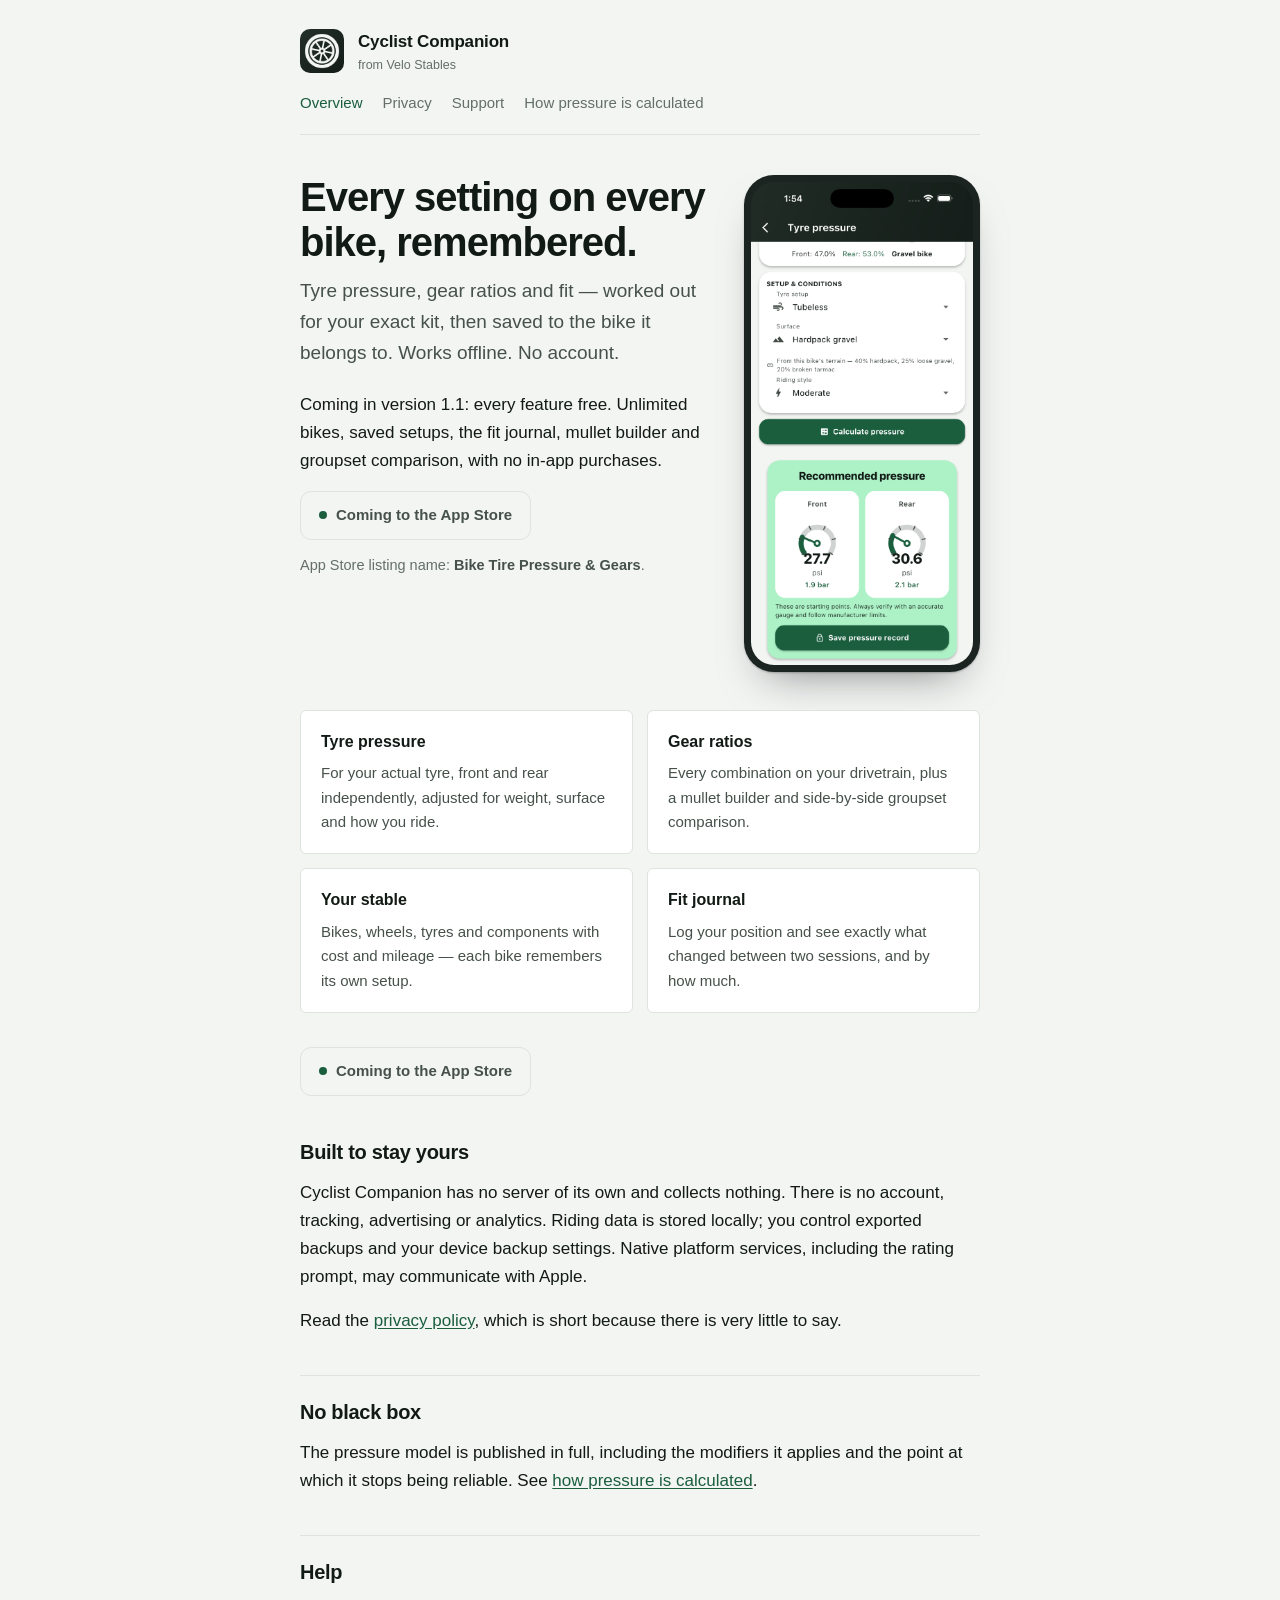
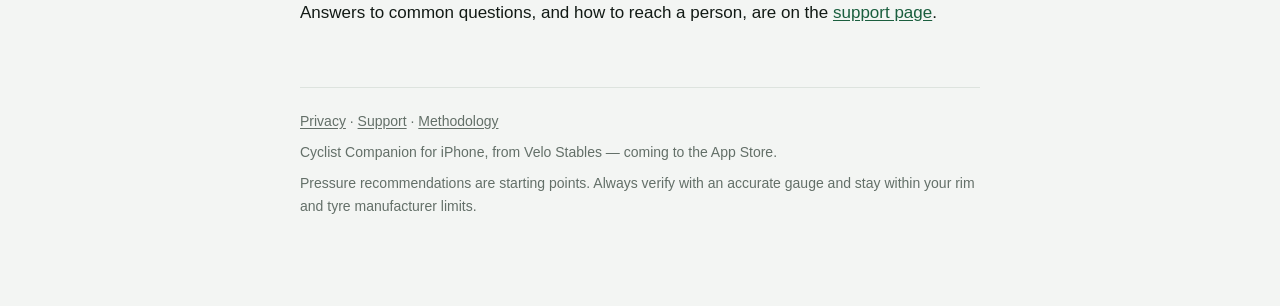
<file: index.html>
<!doctype html>
<html lang="en">
<head>
<meta charset="utf-8">
<meta name="viewport" content="width=device-width, initial-scale=1">
<title>Cyclist Companion</title>
<meta name="description" content="Tyre pressure, gear ratios, a bike garage and a fit journal. Works offline, no account required.">
<link rel="icon" href="assets/favicon.png">
<link rel="stylesheet" href="assets/style.css">
<link rel="canonical" href="https://cc.velostables.com/">
<meta name="theme-color" content="#1B2420">
<meta property="og:type" content="website">
<meta property="og:site_name" content="Cyclist Companion">
<meta property="og:title" content="Cyclist Companion — tyre pressure, gears and fit for your bikes">
<meta property="og:description" content="Tyre pressure, gear ratios and fit, worked out for your exact kit and saved to the bike it belongs to. Works offline. No account.">
<meta property="og:url" content="https://cc.velostables.com/">
<meta property="og:image" content="https://cc.velostables.com/assets/og.png">
<meta property="og:image:width" content="1200">
<meta property="og:image:height" content="630">
<meta property="og:image:alt" content="The Cyclist Companion app icon beside an iPhone showing the tyre pressure screen: 27.7 psi front, 30.6 psi rear.">
<meta name="twitter:card" content="summary_large_image">
</head>
<body>
<div class="wrap">

<header class="site">
  <img src="assets/icon.png" alt="">
  <span class="brandblock">
    <a class="home" href="./">Cyclist Companion</a>
    <span class="publisher">from Velo Stables</span>
  </span>
</header>
<nav class="site">
  <a href="./" aria-current="page">Overview</a>
  <a href="privacy/">Privacy</a>
  <a href="support/">Support</a>
  <a href="methodology/">How pressure is calculated</a>
</nav>

<div class="hero">
  <div class="hero-copy">
    <h1>Every setting on every bike, remembered.</h1>
    <p class="lede">Tyre pressure, gear ratios and fit — worked out for your
    exact kit, then saved to the bike it belongs to. Works offline. No
    account.</p>
    <p>Coming in version 1.1: every feature free. Unlimited bikes, saved setups,
    the fit journal, mullet builder and groupset comparison, with no in-app purchases.</p>
    <p class="cta">
      <!-- STORE-LINK  When the app is live, replace the span below with:
           <a class="cta-btn" href="https://apps.apple.com/app/idXXXXXXXXXX">Download on the App Store</a> -->
      <span class="cta-soon">Coming to the App Store</span>
    </p>
    <p class="aka">App Store listing name:
    <strong>Bike Tire Pressure &amp; Gears</strong>.</p>
  </div>
  <div class="hero-shot">
    <div class="device">
      <img src="assets/shot-pressure.png" width="640" height="1391"
           alt="The tyre pressure screen on an iPhone, recommending 27.7 psi
                front and 30.6 psi rear for a gravel bike on hardpack gravel.">
    </div>
  </div>
</div>

<div class="cards">
  <div class="card">
    <h3>Tyre pressure</h3>
    <p>For your actual tyre, front and rear independently, adjusted for weight,
    surface and how you ride.</p>
  </div>
  <div class="card">
    <h3>Gear ratios</h3>
    <p>Every combination on your drivetrain, plus a mullet builder and
    side-by-side groupset comparison.</p>
  </div>
  <div class="card">
    <h3>Your stable</h3>
    <p>Bikes, wheels, tyres and components with cost and mileage — each bike
    remembers its own setup.</p>
  </div>
  <div class="card">
    <h3>Fit journal</h3>
    <p>Log your position and see exactly what changed between two sessions, and
    by how much.</p>
  </div>
</div>

<p class="cta">
  <!-- STORE-LINK  Same swap as the hero. -->
  <span class="cta-soon">Coming to the App Store</span>
</p>

<h2>Built to stay yours</h2>
<p>Cyclist Companion has no server of its own and collects nothing. There is no
account, tracking, advertising or analytics. Riding data is stored locally; you
control exported backups and your device backup settings. Native platform
services, including the rating prompt, may communicate with Apple.</p>
<p>Read the <a href="privacy/">privacy policy</a>, which is short because there
is very little to say.</p>

<h2>No black box</h2>
<p>The pressure model is published in full, including the modifiers it applies
and the point at which it stops being reliable. See
<a href="methodology/">how pressure is calculated</a>.</p>

<h2>Help</h2>
<p>Answers to common questions, and how to reach a person, are on the
<a href="support/">support page</a>.</p>

<footer class="site">
  <p><a href="privacy/">Privacy</a> &middot; <a href="support/">Support</a> &middot; <a href="methodology/">Methodology</a></p>
  <!-- STORE-LINK --><p>Cyclist Companion for iPhone, from Velo Stables — coming to the App Store.</p>
  <p>Pressure recommendations are starting points. Always verify with an accurate gauge and stay within your rim and tyre manufacturer limits.</p>
</footer>

</div>
</body>
</html>
</file>
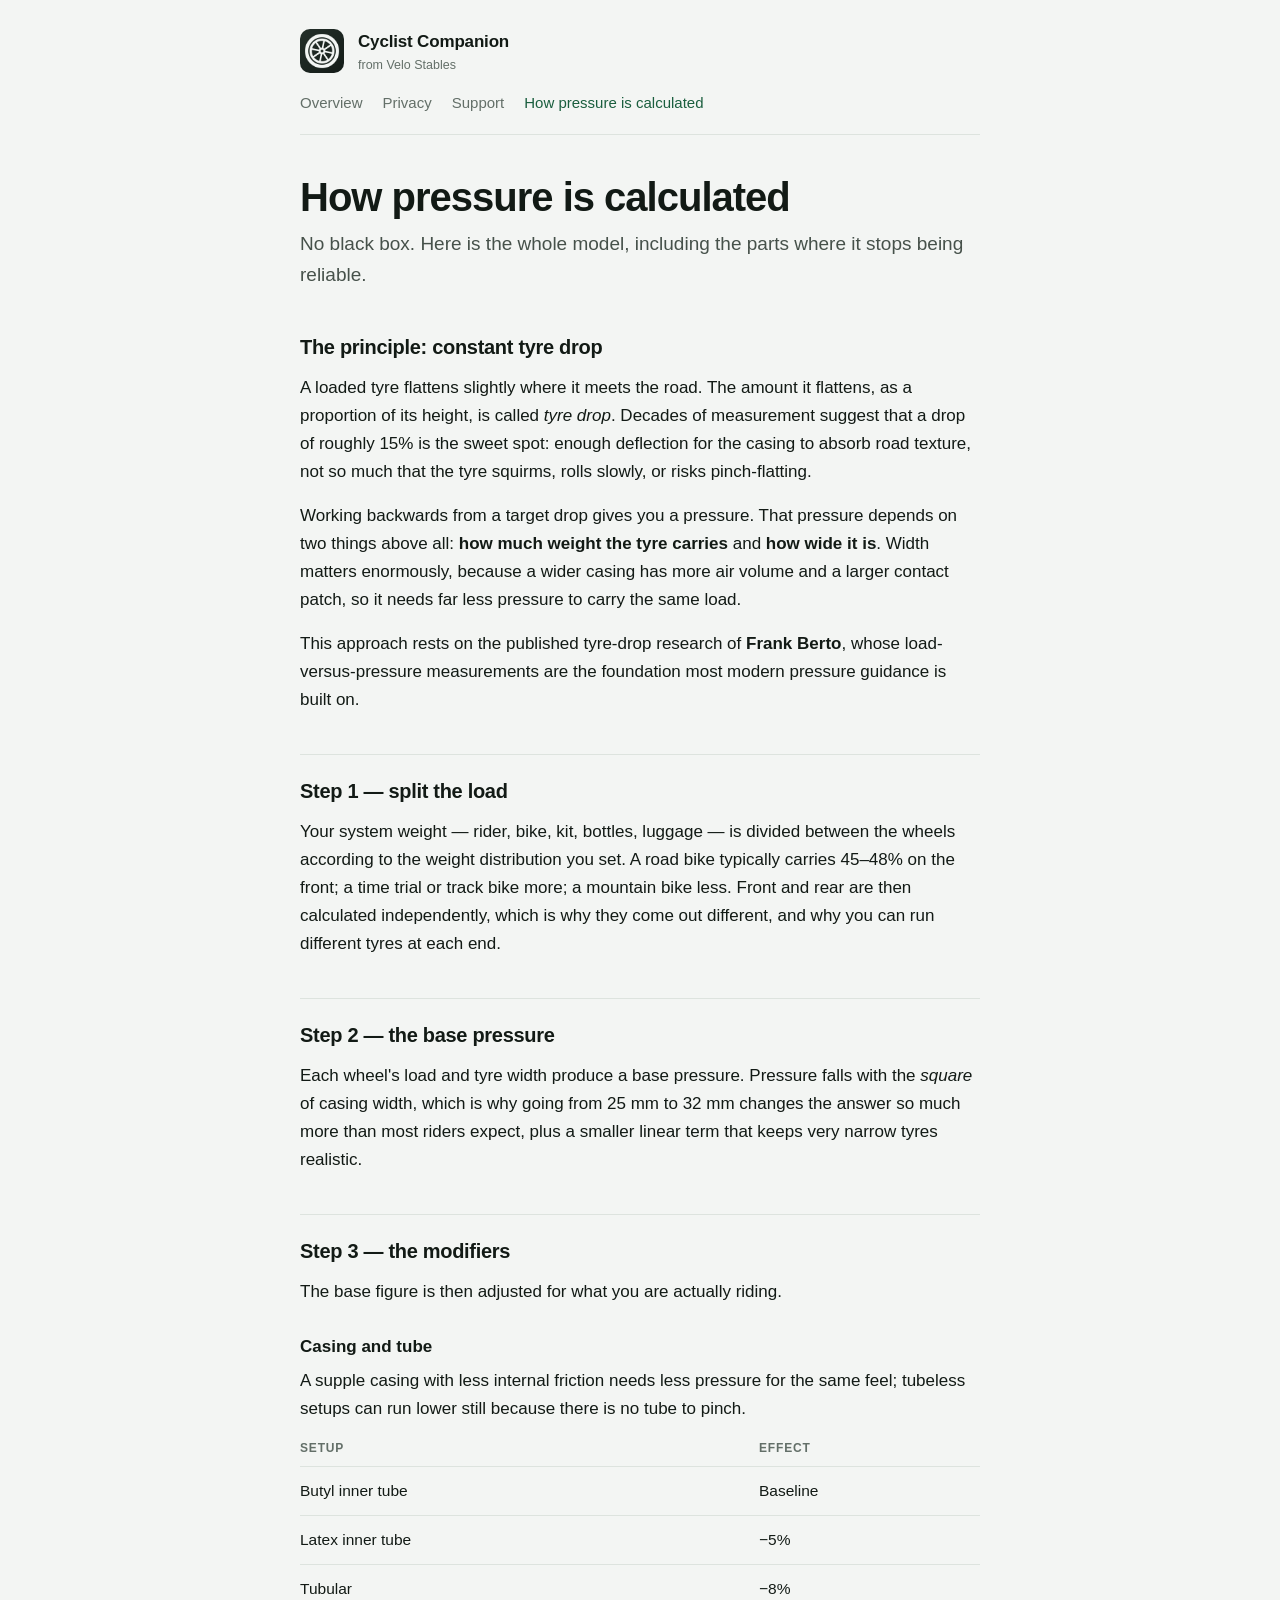
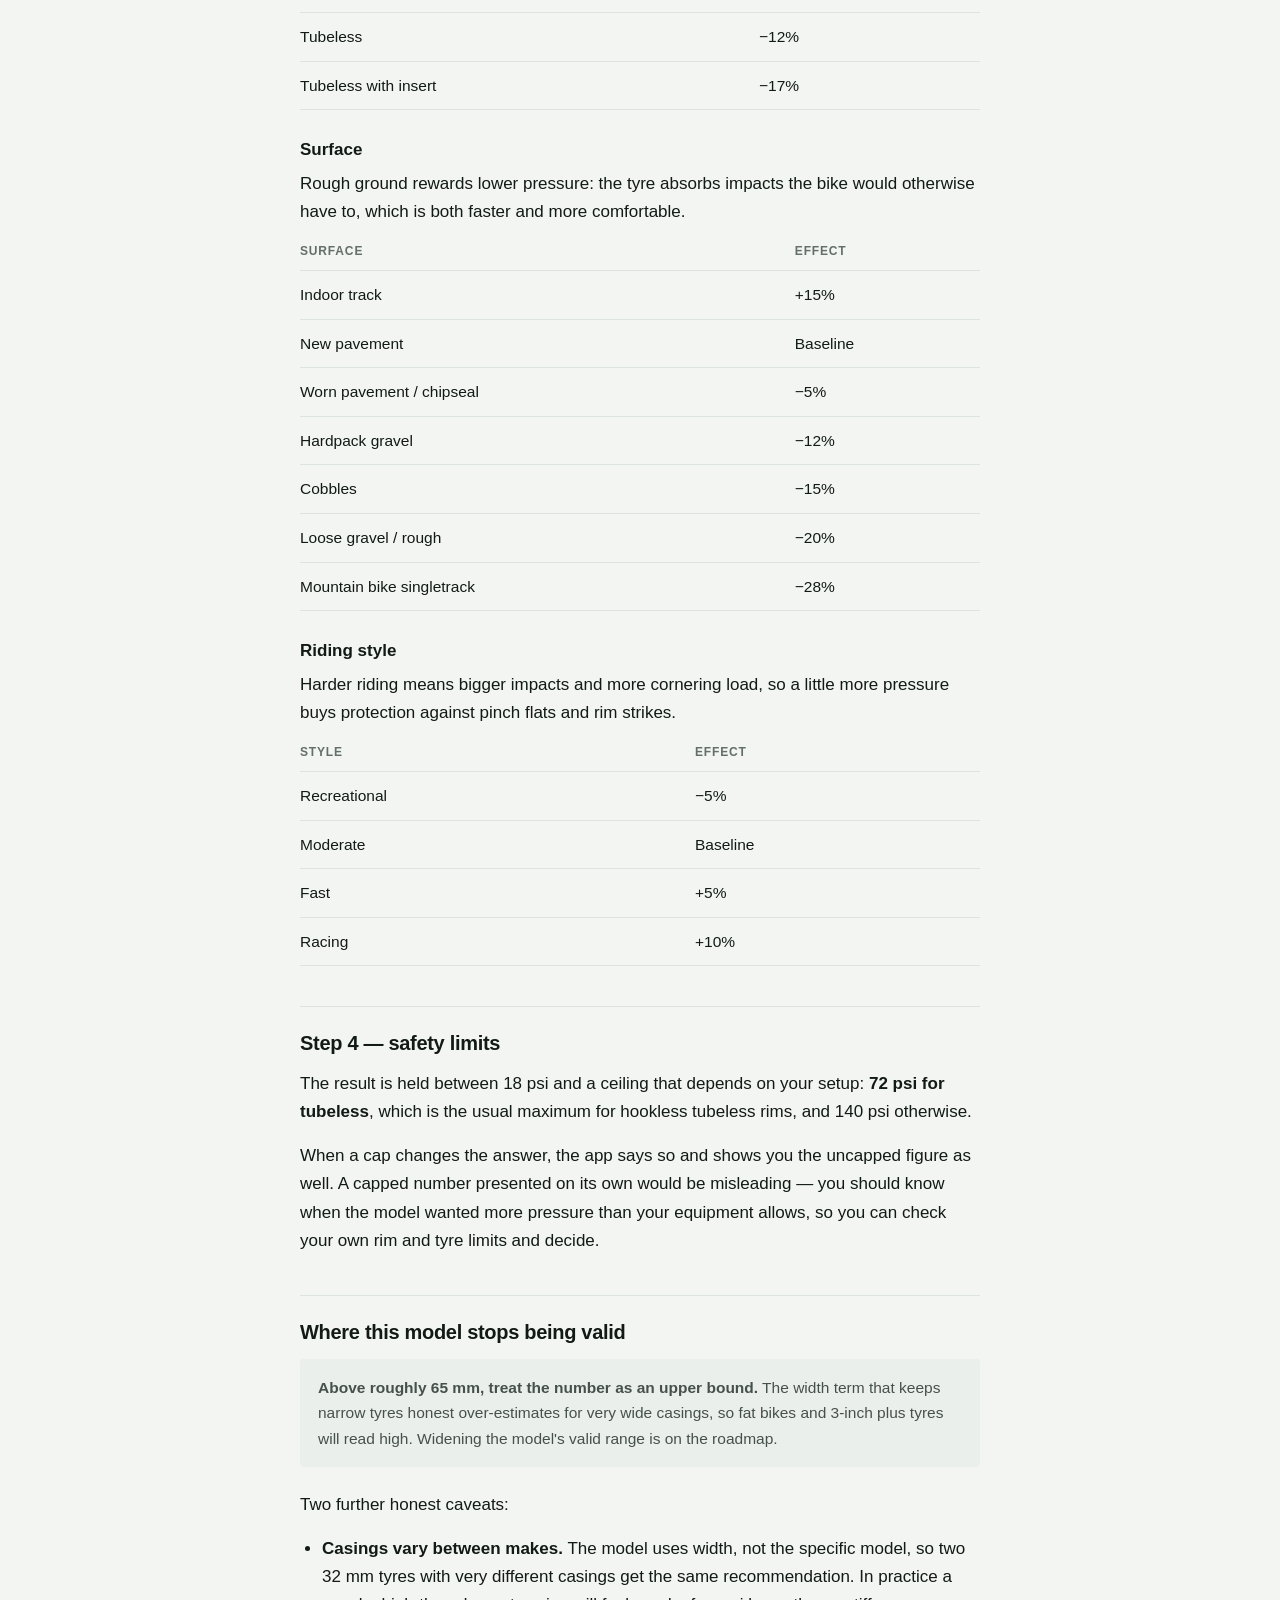
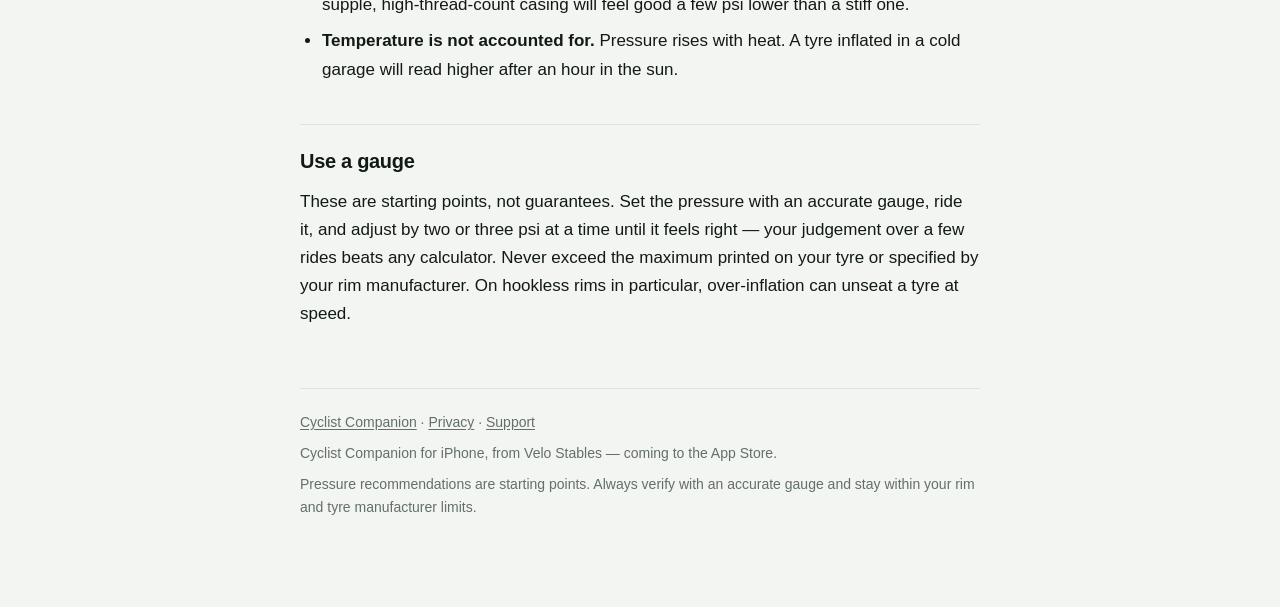
<file: methodology/index.html>
<!doctype html>
<html lang="en">
<head>
<meta charset="utf-8">
<meta name="viewport" content="width=device-width, initial-scale=1">
<title>How pressure is calculated — Cyclist Companion</title>
<meta name="description" content="The tyre pressure model behind Cyclist Companion, in full: constant tyre drop, the casing and surface modifiers, and where the model stops being valid.">
<link rel="icon" href="../assets/favicon.png">
<link rel="stylesheet" href="../assets/style.css">
<link rel="canonical" href="https://cc.velostables.com/methodology/">
<meta name="theme-color" content="#1B2420">
<meta property="og:type" content="website">
<meta property="og:site_name" content="Cyclist Companion">
<meta property="og:title" content="How pressure is calculated — Cyclist Companion">
<meta property="og:description" content="The tyre pressure model behind Cyclist Companion, in full: constant tyre drop, the modifiers, and where the model stops being valid.">
<meta property="og:url" content="https://cc.velostables.com/methodology/">
<meta property="og:image" content="https://cc.velostables.com/assets/og.png">
<meta property="og:image:width" content="1200">
<meta property="og:image:height" content="630">
<meta property="og:image:alt" content="The Cyclist Companion app icon beside an iPhone showing the tyre pressure screen: 27.7 psi front, 30.6 psi rear.">
<meta name="twitter:card" content="summary_large_image">
</head>
<body>
<div class="wrap">

<header class="site">
  <img src="../assets/icon.png" alt="">
  <span class="brandblock">
    <a class="home" href="../">Cyclist Companion</a>
    <span class="publisher">from Velo Stables</span>
  </span>
</header>
<nav class="site">
  <a href="../">Overview</a>
  <a href="../privacy/">Privacy</a>
  <a href="../support/">Support</a>
  <a href="../methodology/" aria-current="page">How pressure is calculated</a>
</nav>

<h1>How pressure is calculated</h1>
<p class="lede">No black box. Here is the whole model, including the parts where
it stops being reliable.</p>

<h2>The principle: constant tyre drop</h2>
<p>A loaded tyre flattens slightly where it meets the road. The amount it
flattens, as a proportion of its height, is called <em>tyre drop</em>. Decades
of measurement suggest that a drop of roughly 15% is the sweet spot: enough
deflection for the casing to absorb road texture, not so much that the tyre
squirms, rolls slowly, or risks pinch-flatting.</p>
<p>Working backwards from a target drop gives you a pressure. That pressure
depends on two things above all: <strong>how much weight the tyre carries</strong>
and <strong>how wide it is</strong>. Width matters enormously, because a wider
casing has more air volume and a larger contact patch, so it needs far less
pressure to carry the same load.</p>
<p>This approach rests on the published tyre-drop research of
<strong>Frank Berto</strong>, whose load-versus-pressure measurements are the
foundation most modern pressure guidance is built on.</p>

<h2>Step 1 — split the load</h2>
<p>Your system weight — rider, bike, kit, bottles, luggage — is divided between
the wheels according to the weight distribution you set. A road bike typically
carries 45&ndash;48% on the front; a time trial or track bike more; a mountain
bike less. Front and rear are then calculated independently, which is why they
come out different, and why you can run different tyres at each end.</p>

<h2>Step 2 — the base pressure</h2>
<p>Each wheel's load and tyre width produce a base pressure. Pressure falls with
the <em>square</em> of casing width, which is why going from 25 mm to 32 mm
changes the answer so much more than most riders expect, plus a smaller linear
term that keeps very narrow tyres realistic.</p>

<h2>Step 3 — the modifiers</h2>
<p>The base figure is then adjusted for what you are actually riding.</p>

<h3>Casing and tube</h3>
<p>A supple casing with less internal friction needs less pressure for the same
feel; tubeless setups can run lower still because there is no tube to pinch.</p>
<table>
  <tr><th>Setup</th><th>Effect</th></tr>
  <tr><td>Butyl inner tube</td><td>Baseline</td></tr>
  <tr><td>Latex inner tube</td><td>−5%</td></tr>
  <tr><td>Tubular</td><td>−8%</td></tr>
  <tr><td>Tubeless</td><td>−12%</td></tr>
  <tr><td>Tubeless with insert</td><td>−17%</td></tr>
</table>

<h3>Surface</h3>
<p>Rough ground rewards lower pressure: the tyre absorbs impacts the bike would
otherwise have to, which is both faster and more comfortable.</p>
<table>
  <tr><th>Surface</th><th>Effect</th></tr>
  <tr><td>Indoor track</td><td>+15%</td></tr>
  <tr><td>New pavement</td><td>Baseline</td></tr>
  <tr><td>Worn pavement / chipseal</td><td>−5%</td></tr>
  <tr><td>Hardpack gravel</td><td>−12%</td></tr>
  <tr><td>Cobbles</td><td>−15%</td></tr>
  <tr><td>Loose gravel / rough</td><td>−20%</td></tr>
  <tr><td>Mountain bike singletrack</td><td>−28%</td></tr>
</table>

<h3>Riding style</h3>
<p>Harder riding means bigger impacts and more cornering load, so a little more
pressure buys protection against pinch flats and rim strikes.</p>
<table>
  <tr><th>Style</th><th>Effect</th></tr>
  <tr><td>Recreational</td><td>−5%</td></tr>
  <tr><td>Moderate</td><td>Baseline</td></tr>
  <tr><td>Fast</td><td>+5%</td></tr>
  <tr><td>Racing</td><td>+10%</td></tr>
</table>

<h2>Step 4 — safety limits</h2>
<p>The result is held between 18 psi and a ceiling that depends on your setup:
<strong>72 psi for tubeless</strong>, which is the usual maximum for hookless
tubeless rims, and 140 psi otherwise.</p>
<p>When a cap changes the answer, the app says so and shows you the uncapped
figure as well. A capped number presented on its own would be misleading — you
should know when the model wanted more pressure than your equipment allows, so
you can check your own rim and tyre limits and decide.</p>

<h2>Where this model stops being valid</h2>
<div class="note">
  <p><strong>Above roughly 65 mm, treat the number as an upper bound.</strong>
  The width term that keeps narrow tyres honest over-estimates for very wide
  casings, so fat bikes and 3-inch plus tyres will read high. Widening the
  model's valid range is on the roadmap.</p>
</div>
<p>Two further honest caveats:</p>
<ul>
  <li><strong>Casings vary between makes.</strong> The model uses width, not the
  specific model, so two 32 mm tyres with very different casings get the same
  recommendation. In practice a supple, high-thread-count casing will feel good
  a few psi lower than a stiff one.</li>
  <li><strong>Temperature is not accounted for.</strong> Pressure rises with
  heat. A tyre inflated in a cold garage will read higher after an hour in
  the sun.</li>
</ul>

<h2>Use a gauge</h2>
<p>These are starting points, not guarantees. Set the pressure with an accurate
gauge, ride it, and adjust by two or three psi at a time until it feels right —
your judgement over a few rides beats any calculator. Never exceed the maximum
printed on your tyre or specified by your rim manufacturer. On hookless rims in
particular, over-inflation can unseat a tyre at speed.</p>

<footer class="site">
  <p><a href="../">Cyclist Companion</a> &middot; <a href="../privacy/">Privacy</a> &middot; <a href="../support/">Support</a></p>
  <!-- STORE-LINK --><p>Cyclist Companion for iPhone, from Velo Stables — coming to the App Store.</p>
  <p>Pressure recommendations are starting points. Always verify with an accurate gauge and stay within your rim and tyre manufacturer limits.</p>
</footer>

</div>
</body>
</html>
</file>
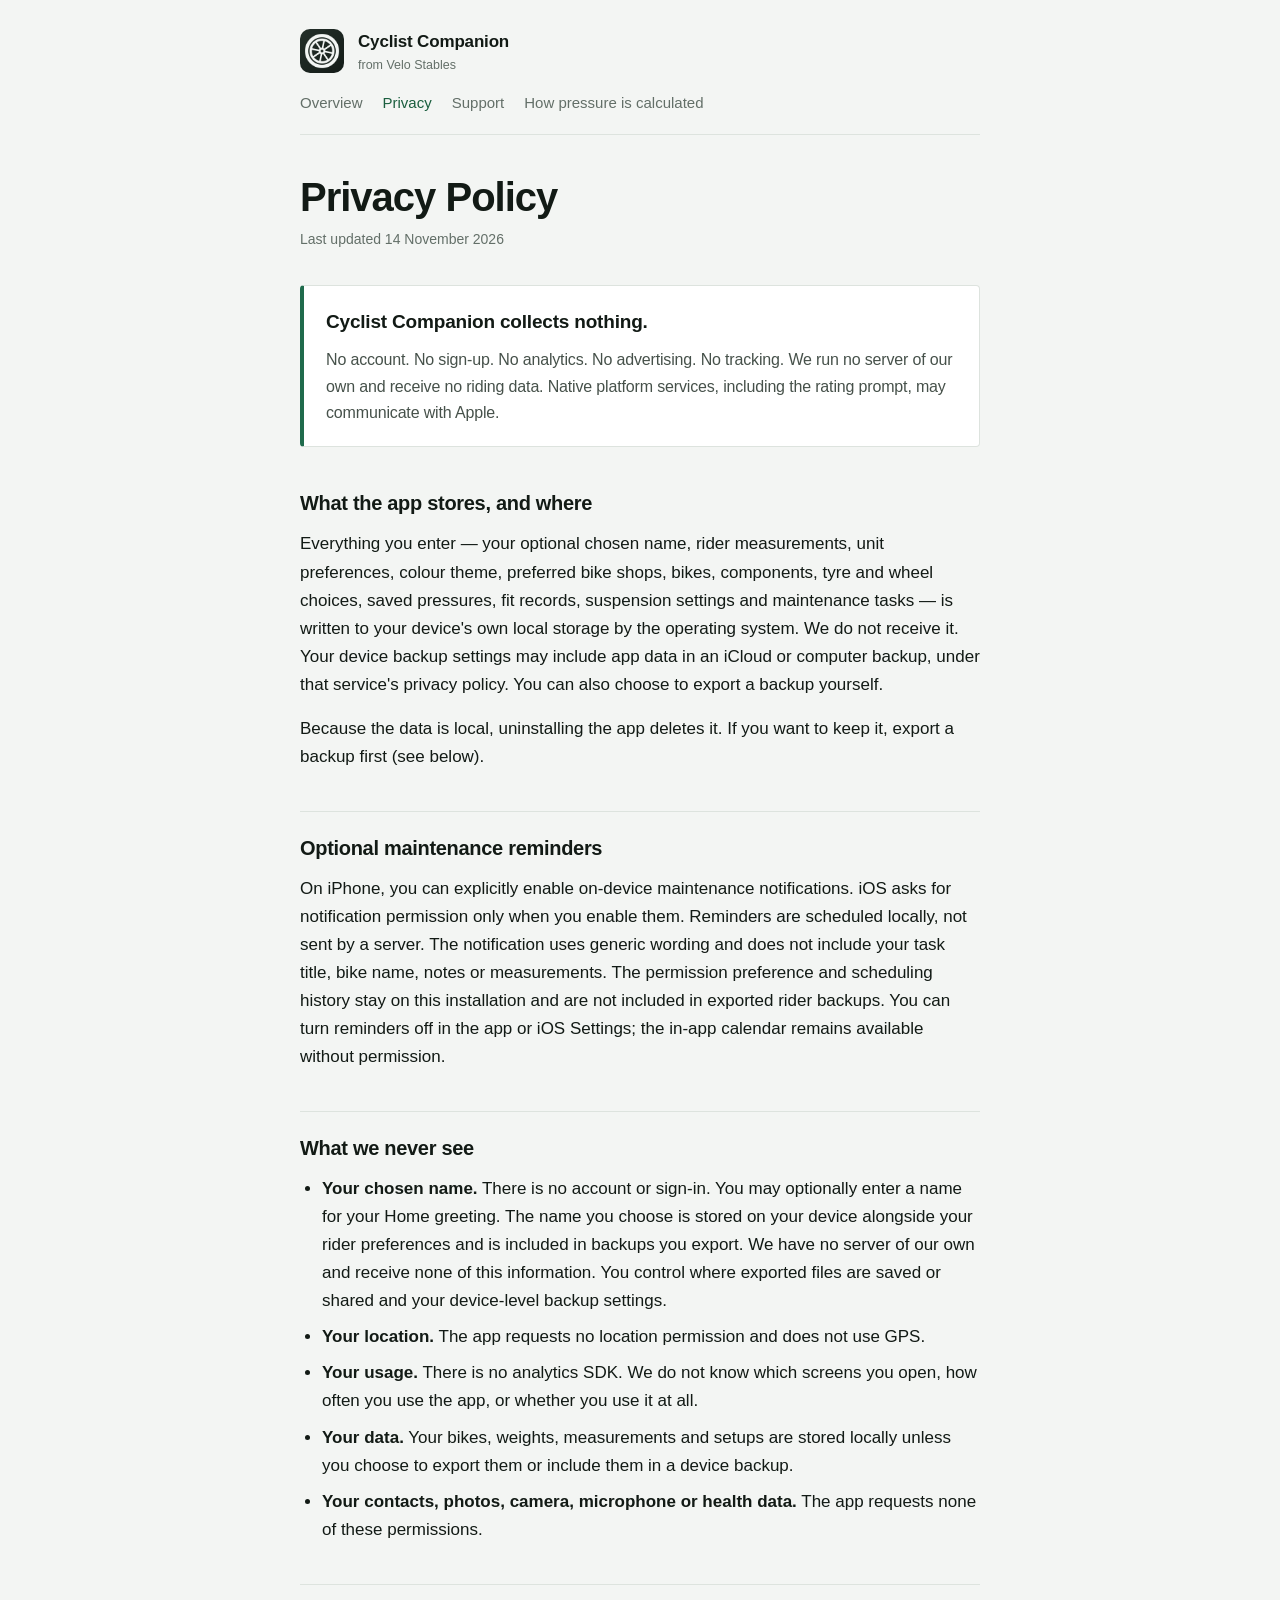
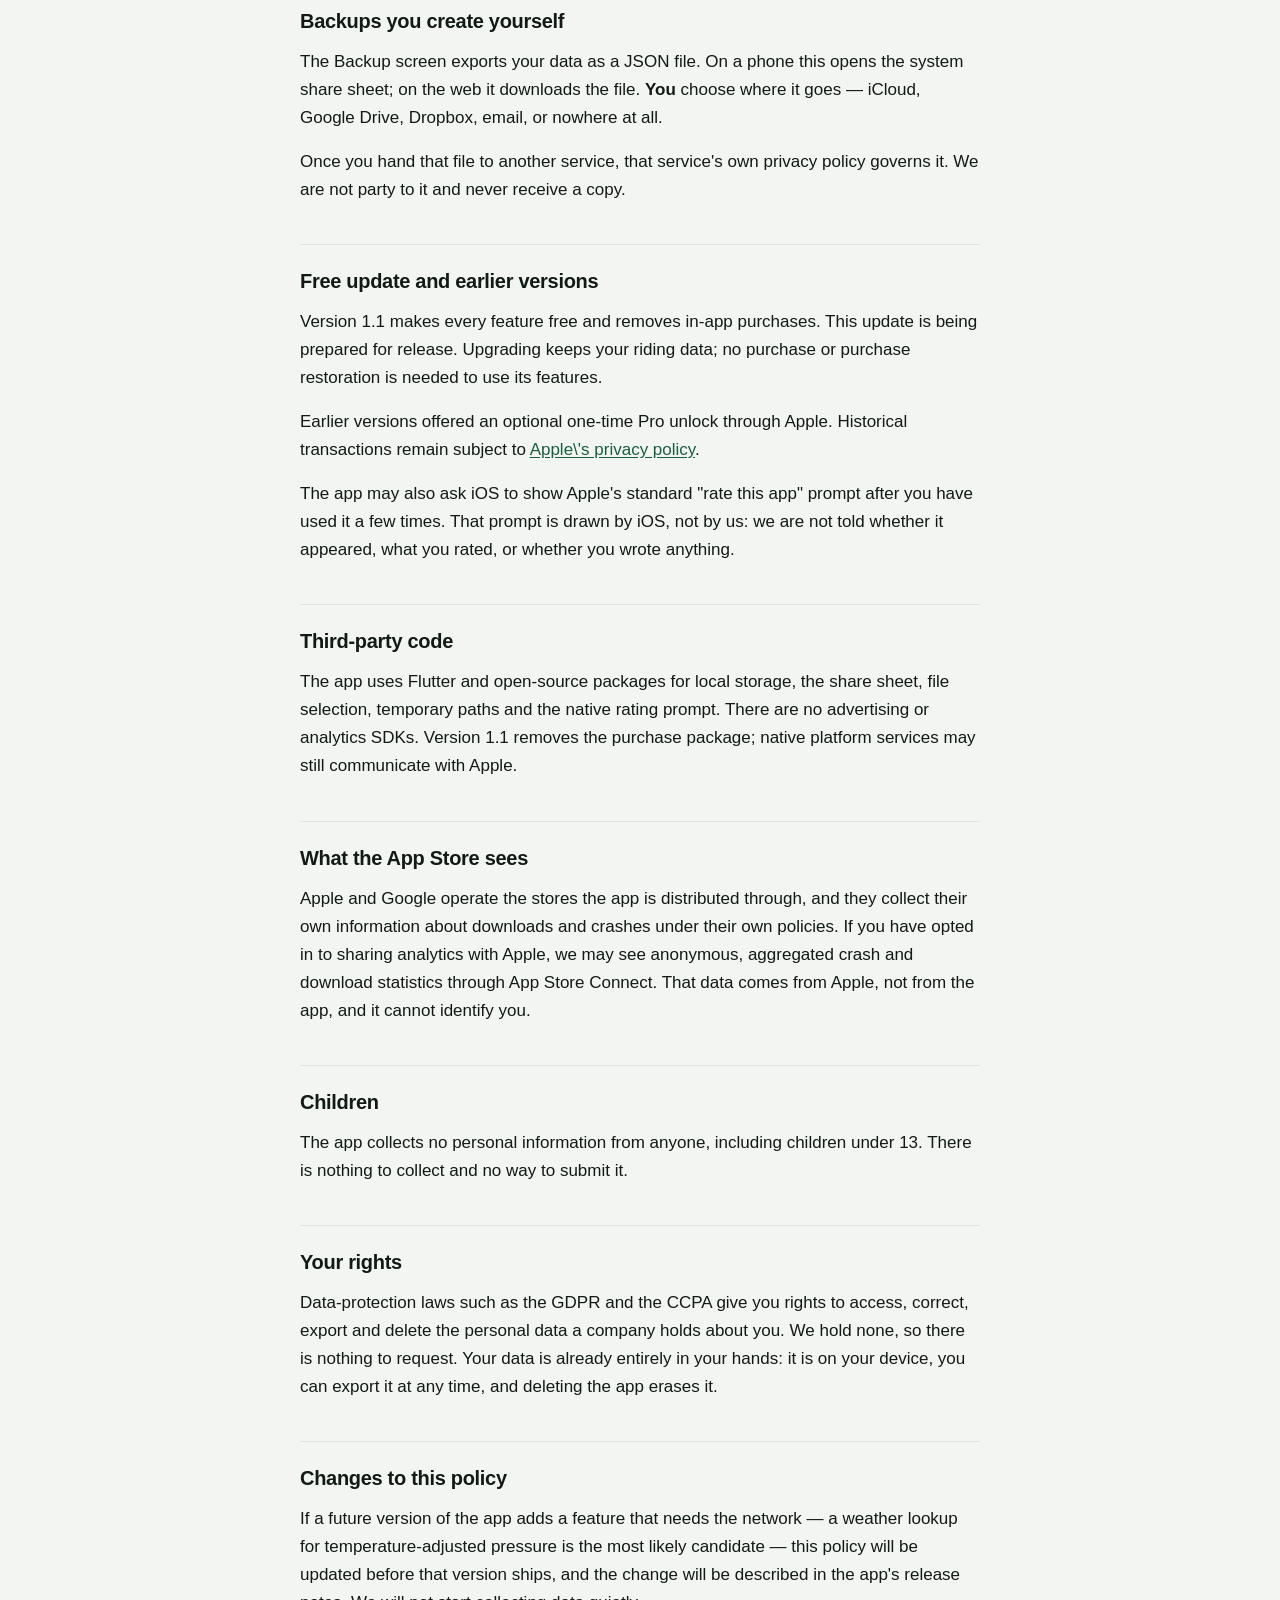
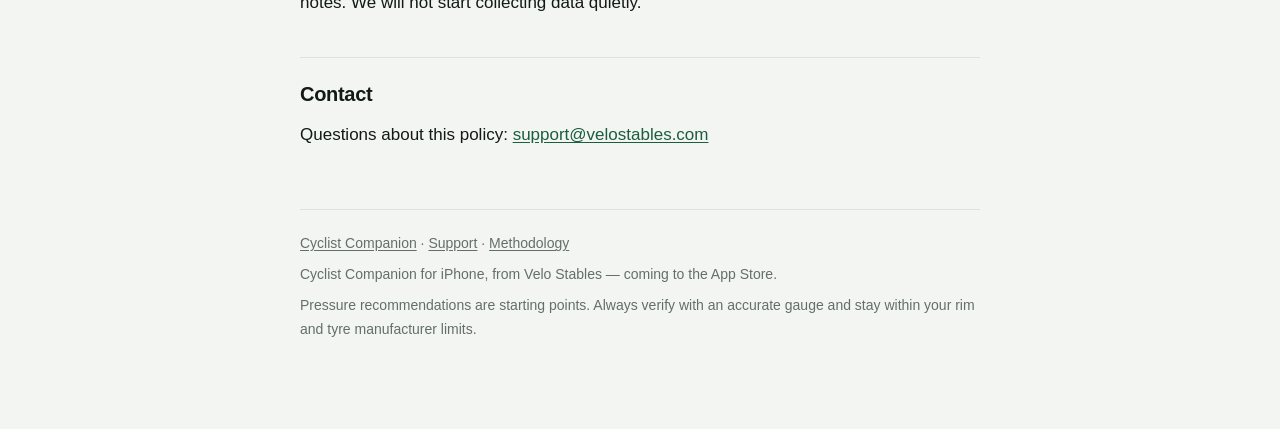
<file: privacy/index.html>
<!doctype html>
<html lang="en">
<head>
<meta charset="utf-8">
<meta name="viewport" content="width=device-width, initial-scale=1">
<title>Privacy Policy — Cyclist Companion</title>
<meta name="description" content="Cyclist Companion collects nothing. No account, analytics or tracking. Riding data is stored locally; native platform services may communicate with Apple.">
<link rel="icon" href="../assets/favicon.png">
<link rel="stylesheet" href="../assets/style.css">
<link rel="canonical" href="https://cc.velostables.com/privacy/">
<meta name="theme-color" content="#1B2420">
<meta property="og:type" content="website">
<meta property="og:site_name" content="Cyclist Companion">
<meta property="og:title" content="Privacy Policy — Cyclist Companion">
<meta property="og:description" content="Cyclist Companion collects nothing. No account, analytics or tracking. Your local data and exported backups remain under your control.">
<meta property="og:url" content="https://cc.velostables.com/privacy/">
<meta property="og:image" content="https://cc.velostables.com/assets/og.png">
<meta property="og:image:width" content="1200">
<meta property="og:image:height" content="630">
<meta property="og:image:alt" content="The Cyclist Companion app icon beside an iPhone showing the tyre pressure screen: 27.7 psi front, 30.6 psi rear.">
<meta name="twitter:card" content="summary_large_image">
</head>
<body>
<div class="wrap">

<header class="site">
  <img src="../assets/icon.png" alt="">
  <span class="brandblock">
    <a class="home" href="../">Cyclist Companion</a>
    <span class="publisher">from Velo Stables</span>
  </span>
</header>
<nav class="site">
  <a href="../">Overview</a>
  <a href="../privacy/" aria-current="page">Privacy</a>
  <a href="../support/">Support</a>
  <a href="../methodology/">How pressure is calculated</a>
</nav>

<h1>Privacy Policy</h1>
<p class="meta">Last updated 14 November 2026</p>

<div class="claim">
  <p>Cyclist Companion collects nothing.</p>
  <p>No account. No sign-up. No analytics. No advertising. No tracking. We run
  no server of our own and receive no riding data. Native platform services,
  including the rating prompt, may communicate with Apple.</p>
</div>

<h2>What the app stores, and where</h2>
<p>Everything you enter — your optional chosen name, rider measurements, unit
preferences, colour theme, preferred bike shops, bikes, components, tyre and wheel choices,
saved pressures, fit records, suspension settings and maintenance tasks — is written to your device's own local storage by the
operating system. We do not receive it. Your device backup settings may include
app data in an iCloud or computer backup, under that service's privacy policy.
You can also choose to export a backup yourself.</p>
<p>Because the data is local, uninstalling the app deletes it. If you want to
keep it, export a backup first (see below).</p>

<h2>Optional maintenance reminders</h2>
<p>On iPhone, you can explicitly enable on-device maintenance notifications.
iOS asks for notification permission only when you enable them. Reminders are
scheduled locally, not sent by a server. The notification uses generic wording
and does not include your task title, bike name, notes or measurements. The
permission preference and scheduling history stay on this installation and are
not included in exported rider backups. You can turn reminders off in the app
or iOS Settings; the in-app calendar remains available without permission.</p>

<h2>What we never see</h2>
<ul>
  <li><strong>Your chosen name.</strong> There is no account or sign-in. You may optionally enter a name for your Home greeting. The name you choose is stored on your device alongside your rider preferences and is included in backups you export. We have no server of our own and receive none of this information. You control where exported files are saved or shared and your device-level backup settings.</li>
  <li><strong>Your location.</strong> The app requests no location permission and does not use GPS.</li>
  <li><strong>Your usage.</strong> There is no analytics SDK. We do not know which screens you open, how often you use the app, or whether you use it at all.</li>
  <li><strong>Your data.</strong> Your bikes, weights, measurements and setups are stored locally unless you choose to export them or include them in a device backup.</li>
  <li><strong>Your contacts, photos, camera, microphone or health data.</strong> The app requests none of these permissions.</li>
</ul>

<h2>Backups you create yourself</h2>
<p>The Backup screen exports your data as a JSON file. On a phone this opens the
system share sheet; on the web it downloads the file. <strong>You</strong> choose
where it goes — iCloud, Google Drive, Dropbox, email, or nowhere at all.</p>
<p>Once you hand that file to another service, that service's own privacy policy
governs it. We are not party to it and never receive a copy.</p>

<h2>Free update and earlier versions</h2>
<p>Version 1.1 makes every feature free and removes in-app purchases. This update
is being prepared for release. Upgrading keeps your riding data; no purchase or
purchase restoration is needed to use its features.</p>
<p>Earlier versions offered an optional one-time Pro unlock through Apple.
Historical transactions remain subject to
<a href="https://www.apple.com/legal/privacy/">Apple\'s privacy policy</a>.</p>
<p>The app may also ask iOS to show Apple's standard "rate this app" prompt after
you have used it a few times. That prompt is drawn by iOS, not by us: we are not
told whether it appeared, what you rated, or whether you wrote anything.</p>

<h2>Third-party code</h2>
<p>The app uses Flutter and open-source packages for local storage, the share
sheet, file selection, temporary paths and the native rating prompt. There are
no advertising or analytics SDKs. Version 1.1 removes the purchase package;
native platform services may still communicate with Apple.</p>

<h2>What the App Store sees</h2>
<p>Apple and Google operate the stores the app is distributed through, and they
collect their own information about downloads and crashes under their own
policies. If you have opted in to sharing analytics with Apple, we may see
anonymous, aggregated crash and download statistics through App Store Connect.
That data comes from Apple, not from the app, and it cannot identify you.</p>

<h2>Children</h2>
<p>The app collects no personal information from anyone, including children
under 13. There is nothing to collect and no way to submit it.</p>

<h2>Your rights</h2>
<p>Data-protection laws such as the GDPR and the CCPA give you rights to access,
correct, export and delete the personal data a company holds about you. We hold
none, so there is nothing to request. Your data is already entirely in your
hands: it is on your device, you can export it at any time, and deleting the app
erases it.</p>

<h2>Changes to this policy</h2>
<p>If a future version of the app adds a feature that needs the network — a
weather lookup for temperature-adjusted pressure is the most likely candidate —
this policy will be updated before that version ships, and the change will be
described in the app's release notes. We will not start collecting data quietly.</p>

<h2>Contact</h2>
<p>Questions about this policy: <a href="mailto:support@velostables.com">support@velostables.com</a></p>

<footer class="site">
  <p><a href="../">Cyclist Companion</a> &middot; <a href="../support/">Support</a> &middot; <a href="../methodology/">Methodology</a></p>
  <!-- STORE-LINK --><p>Cyclist Companion for iPhone, from Velo Stables — coming to the App Store.</p>
  <p>Pressure recommendations are starting points. Always verify with an accurate gauge and stay within your rim and tyre manufacturer limits.</p>
</footer>

</div>
</body>
</html>
</file>
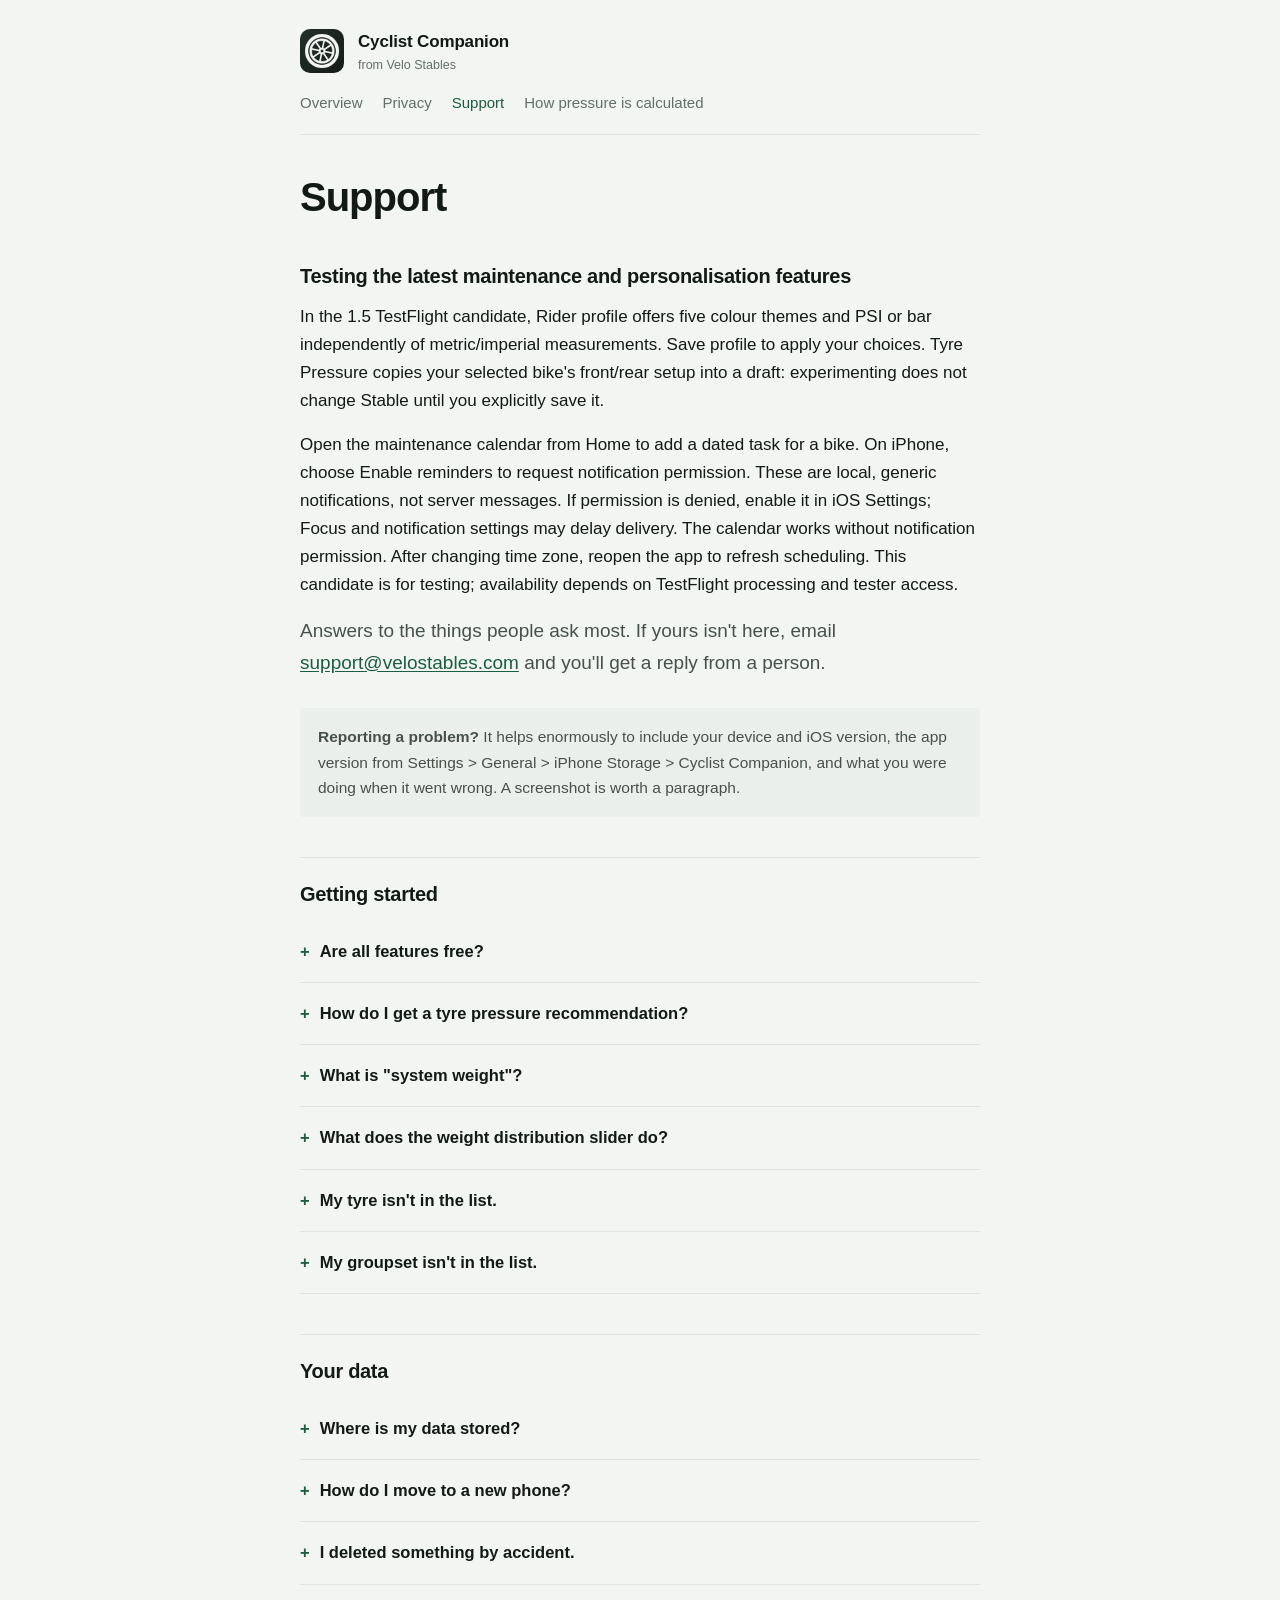
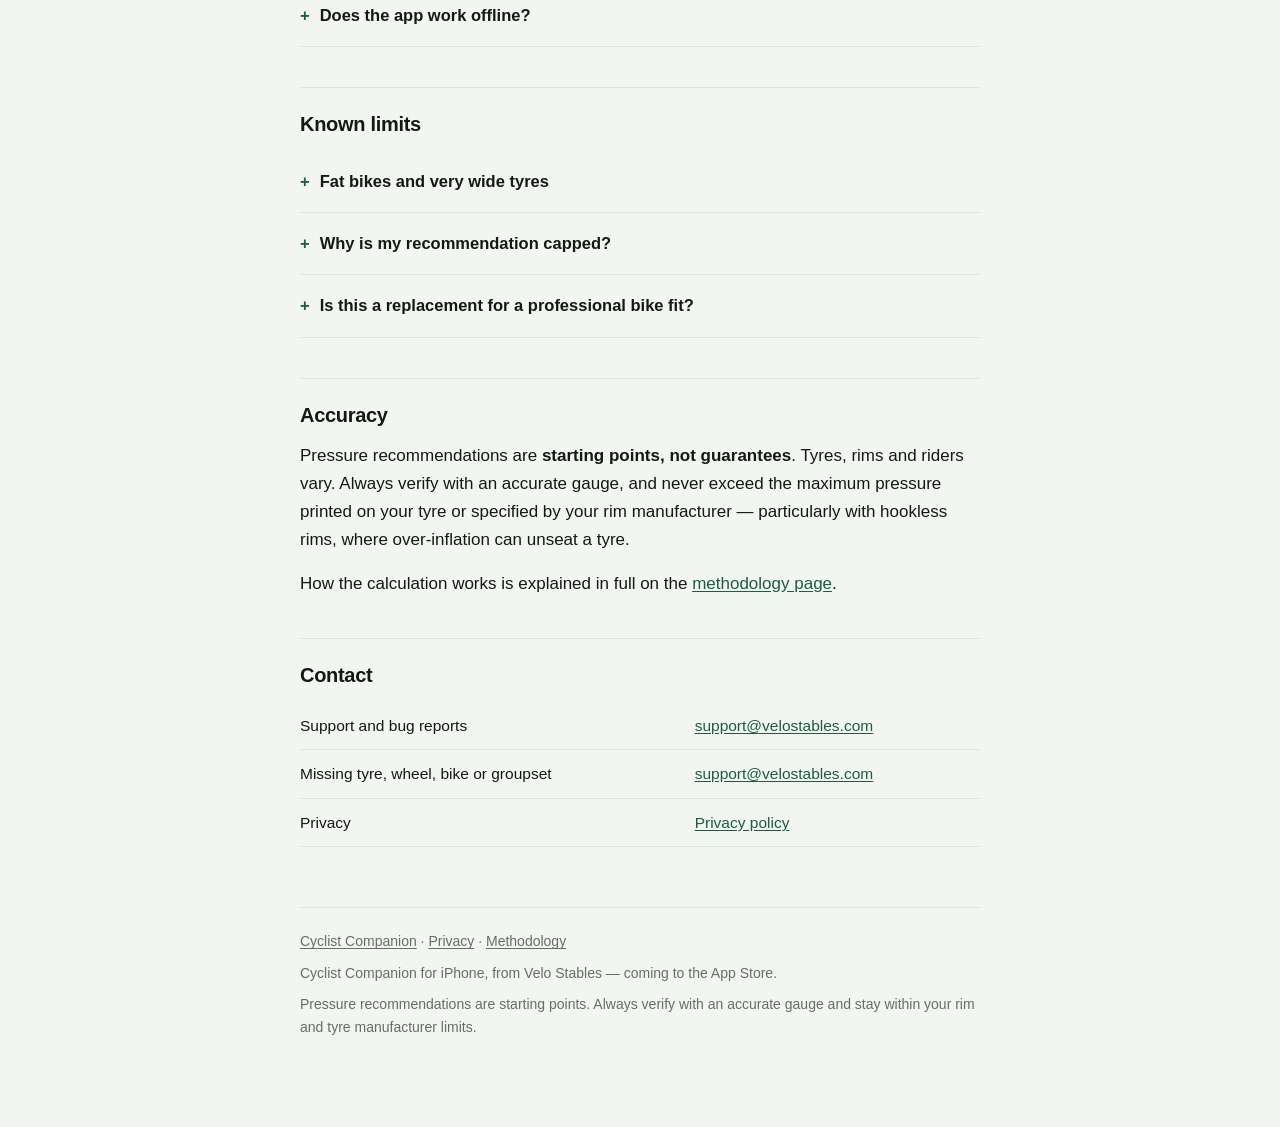
<file: support/index.html>
<!doctype html>
<html lang="en">
<head>
<meta charset="utf-8">
<meta name="viewport" content="width=device-width, initial-scale=1">
<title>Support — Cyclist Companion</title>
<meta name="description" content="Help, answers and contact for Cyclist Companion — tyre pressure, gear ratios, a bike garage and a fit journal.">
<link rel="icon" href="../assets/favicon.png">
<link rel="stylesheet" href="../assets/style.css">
<link rel="canonical" href="https://cc.velostables.com/support/">
<meta name="theme-color" content="#1B2420">
<meta property="og:type" content="website">
<meta property="og:site_name" content="Cyclist Companion">
<meta property="og:title" content="Support — Cyclist Companion">
<meta property="og:description" content="Help, answers and contact for Cyclist Companion — tyre pressure, gear ratios, a bike garage and a fit journal.">
<meta property="og:url" content="https://cc.velostables.com/support/">
<meta property="og:image" content="https://cc.velostables.com/assets/og.png">
<meta property="og:image:width" content="1200">
<meta property="og:image:height" content="630">
<meta property="og:image:alt" content="The Cyclist Companion app icon beside an iPhone showing the tyre pressure screen: 27.7 psi front, 30.6 psi rear.">
<meta name="twitter:card" content="summary_large_image">
</head>
<body>
<div class="wrap">

<header class="site">
  <img src="../assets/icon.png" alt="">
  <span class="brandblock">
    <a class="home" href="../">Cyclist Companion</a>
    <span class="publisher">from Velo Stables</span>
  </span>
</header>
<nav class="site">
  <a href="../">Overview</a>
  <a href="../privacy/">Privacy</a>
  <a href="../support/" aria-current="page">Support</a>
  <a href="../methodology/">How pressure is calculated</a>
</nav>

<h1>Support</h1>

<h2>Testing the latest maintenance and personalisation features</h2>
<p>In the 1.5 TestFlight candidate, Rider profile offers five colour themes and
PSI or bar independently of metric/imperial measurements. Save profile to apply
your choices. Tyre Pressure copies your selected bike's front/rear setup into
a draft: experimenting does not change Stable until you explicitly save it.</p>
<p>Open the maintenance calendar from Home to add a dated task for a bike.
On iPhone, choose Enable reminders to request notification permission. These
are local, generic notifications, not server messages. If permission is denied,
enable it in iOS Settings; Focus and notification settings may delay delivery.
The calendar works without notification permission. After changing time zone,
reopen the app to refresh scheduling. This candidate is for testing; availability
depends on TestFlight processing and tester access.</p>
<p class="lede">Answers to the things people ask most. If yours isn't here,
email <a href="mailto:support@velostables.com">support@velostables.com</a> and you'll get
a reply from a person.</p>

<div class="note">
  <p><strong>Reporting a problem?</strong> It helps enormously to include your
  device and iOS version, the app version from Settings &gt; General &gt; iPhone Storage &gt; Cyclist Companion, and
  what you were doing when it went wrong. A screenshot is worth a paragraph.</p>
</div>

<h2>Getting started</h2>

<details>
  <summary>Are all features free?</summary>
  <p>The upcoming version 1.1 makes every feature free: unlimited bikes, saved
  setups, the component log, fit journal, mullet builder and groupset comparison.
  Upgrading keeps your records and requires no purchase or purchase restoration.</p>
</details>

<details>
  <summary>How do I get a tyre pressure recommendation?</summary>
  <p>Open the tyre pressure screen, pick your tyre's brand, model and width, and
  enter your <em>system weight</em> — that is you, plus the bike, plus anything
  you're carrying, in your riding kit. Then set the surface and riding style.
  Front and rear are calculated separately.</p>
  <p>If you've added the bike to your Stable, you can select it and the tyre
  details fill in automatically.</p>
</details>

<details>
  <summary>What is "system weight"?</summary>
  <p>The total mass the tyres carry: rider in full kit, bike, bottles, tools,
  bags and their contents. It is not your body weight alone. Getting this right
  matters more than any other input — a 10 kg error moves the recommendation by
  several psi.</p>
</details>

<details>
  <summary>What does the weight distribution slider do?</summary>
  <p>It sets how much of the system weight sits on the front wheel, which is why
  the front and rear recommendations differ. A road bike carries roughly
  45&ndash;48% on the front; a time trial or track bike more; a mountain bike
  less. If you don't know yours, leave it at the default.</p>
</details>

<details>
  <summary>My tyre isn't in the list.</summary>
  <p>Pick any tyre of the same width and type — the calculation uses the width,
  the casing type and your conditions, not the specific model, so the result
  will be the same. You can also type a width in directly.</p>
  <p>Then email us the make and model and it will go into the next update. This
  is the most useful thing you can send us.</p>
</details>

<details>
  <summary>My groupset isn't in the list.</summary>
  <p>You can type chainrings and cassette cogs in directly as comma-separated
  numbers — for example <code>50,34</code> and
  <code>11,12,13,14,15,17,19,21,23,25,28,32</code> — and everything works the
  same way.</p>
  <p>As with tyres, tell us what's missing and it goes in the next update.</p>
</details>

<h2>Your data</h2>

<details>
  <summary>Where is my data stored?</summary>
  <p>The app stores records locally and has no server of its own. Your device
  backup settings and exported files are under your control. See the
  <a href="../privacy/">privacy policy</a>.</p>
</details>

<details>
  <summary>How do I move to a new phone?</summary>
  <p>On the old phone, open Backup &amp; Restore and tap <strong>Export
  backup</strong>. Save the JSON file somewhere you can reach from the new phone
  — iCloud Drive, Google Drive, Dropbox, or email it to yourself. On the new
  phone, install the app, open Backup &amp; Restore and tap <strong>Import
  backup</strong>.</p>
  <p>Importing replaces everything currently in the app, so export from the new
  phone first if it already has data you want to keep.</p>
</details>

<details>
  <summary>I deleted something by accident.</summary>
  <p>Where offered, use Undo immediately after deleting a record. A recent backup
  can also recover data. Version 1.1 adds preview and confirmation before import,
  and Undo last restore. Undoing a restore removes changes made after it. Keep
  regular exported backups.</p>
</details>

<details>
  <summary>Does the app work offline?</summary>
  <p>Calculations, records and local backup work offline. Native platform
  services, including the rating prompt, may communicate with Apple. The app
  has no server of its own and collects nothing.</p>
</details>

<h2>Known limits</h2>

<details>
  <summary>Fat bikes and very wide tyres</summary>
  <p>The pressure model is accurate for tyres up to roughly 65 mm. Above that
  it over-estimates, so fat-bike riders should treat the number as an upper
  bound and go by feel. Widening this range is on the list.</p>
</details>

<details>
  <summary>Why is my recommendation capped?</summary>
  <p>Tubeless setups are capped at 72 psi, the usual ceiling for hookless
  tubeless rims. When a cap is applied the app tells you what the uncapped
  figure would have been, so you can decide with your rim and tyre
  manufacturer's limits in front of you.</p>
</details>

<details>
  <summary>Is this a replacement for a professional bike fit?</summary>
  <p>No. The fit journal is a notebook: it records the measurements you take and
  shows you what changed between two sessions. It does not tell you what your
  position should be, and it is not a substitute for a fitter.</p>
</details>

<h2>Accuracy</h2>
<p>Pressure recommendations are <strong>starting points, not guarantees</strong>.
Tyres, rims and riders vary. Always verify with an accurate gauge, and never
exceed the maximum pressure printed on your tyre or specified by your rim
manufacturer — particularly with hookless rims, where over-inflation can unseat
a tyre.</p>
<p>How the calculation works is explained in full on the
<a href="../methodology/">methodology page</a>.</p>

<h2>Contact</h2>
<table>
  <tr><td>Support and bug reports</td><td><a href="mailto:support@velostables.com">support@velostables.com</a></td></tr>
  <tr><td>Missing tyre, wheel, bike or groupset</td><td><a href="mailto:support@velostables.com">support@velostables.com</a></td></tr>
  <tr><td>Privacy</td><td><a href="../privacy/">Privacy policy</a></td></tr>
</table>

<footer class="site">
  <p><a href="../">Cyclist Companion</a> &middot; <a href="../privacy/">Privacy</a> &middot; <a href="../methodology/">Methodology</a></p>
  <!-- STORE-LINK --><p>Cyclist Companion for iPhone, from Velo Stables — coming to the App Store.</p>
  <p>Pressure recommendations are starting points. Always verify with an accurate gauge and stay within your rim and tyre manufacturer limits.</p>
</footer>

</div>
</body>
</html>
</file>
<file: assets/style.css>
/* Cyclist Companion — site styles.
   No build step, no fonts to fetch, no JavaScript. */

:root {
  /* Zinc and Racing Green — the app's palette, matched.
     The orange this replaced measured dE2000 3.6 from Strava's brand orange,
     which is the same colour to anyone with both apps installed.
     Accent 7.06:1 on the ground, 7.74:1 under white. */
  --brand: #1A5E3E;
  --brand-deep: #0F4429;
  --brand-ink: #FFFFFF;
  --chrome: #1B2420;
  --ground: #F3F5F3;
  --surface: #FFFFFF;
  --ink: #121A15;
  --ink-2: #46514A;
  /* 4.79:1. The previous tertiary ink measured 4.37:1 and carried the nav and
     footer links, so it was under AA before this palette arrived. */
  --ink-3: #636F68;
  --rule: #DDE3DE;
  --sunk: #EAEFEB;
  --good: #1F6B4C;
}

@media (prefers-color-scheme: dark) {
  :root {
    --brand: #5FBF8F;
    --brand-deep: #7FD0A5;
    --brand-ink: #08130D;
    --chrome: #0E1512;
    --ground: #11150F;
    --surface: #181D19;
    --ink: #E4EAE6;
    --ink-2: #AFBAB3;
    --ink-3: #85908A;
    --rule: #2A322C;
    --sunk: #1F251F;
    --good: #6FC49C;
  }
}

* { box-sizing: border-box; }

html { -webkit-text-size-adjust: 100%; }

body {
  margin: 0;
  padding: 0 20px 80px;
  background: var(--ground);
  color: var(--ink);
  font: 17px/1.65 -apple-system, BlinkMacSystemFont, "Segoe UI", Roboto,
        Helvetica, Arial, sans-serif;
  -webkit-font-smoothing: antialiased;
}

.wrap { max-width: 680px; margin: 0 auto; }

/* header */
header.site {
  display: flex;
  align-items: center;
  gap: 14px;
  padding: 28px 0 0;
}
header.site img { width: 44px; height: 44px; border-radius: 10px; display: block; }
header.site a.home {
  font-weight: 600;
  font-size: 17px;
  color: var(--ink);
  text-decoration: none;
  letter-spacing: -.01em;
}
header.site a.home:hover { color: var(--brand); }

nav.site {
  display: flex;
  flex-wrap: wrap;
  gap: 6px 20px;
  padding: 18px 0 0;
  border-bottom: 1px solid var(--rule);
  padding-bottom: 18px;
  margin-bottom: 40px;
  font-size: 15px;
}
nav.site a { color: var(--ink-3); text-decoration: none; }
nav.site a:hover, nav.site a[aria-current="page"] { color: var(--brand); }

/* type */
h1 {
  font-size: clamp(30px, 6vw, 40px);
  line-height: 1.12;
  letter-spacing: -.025em;
  margin: 0 0 8px;
}
h2 {
  font-size: 20px;
  letter-spacing: -.015em;
  margin: 40px 0 10px;
  padding-top: 20px;
  border-top: 1px solid var(--rule);
}
h2:first-of-type { border-top: 0; padding-top: 0; }
h3 { font-size: 17px; margin: 26px 0 6px; }
p { margin: 0 0 16px; }
.lede { font-size: 19px; color: var(--ink-2); margin-bottom: 30px; }
.meta { font-size: 14px; color: var(--ink-3); margin: 0 0 34px; }
ul, ol { padding-left: 22px; margin: 0 0 16px; }
li { margin-bottom: 8px; }
strong { font-weight: 600; }
a { color: var(--brand); text-underline-offset: 2px; }
a:focus-visible { outline: 2px solid var(--brand); outline-offset: 2px; border-radius: 2px; }
code {
  font: 14px/1.5 ui-monospace, SFMono-Regular, Menlo, monospace;
  background: var(--sunk);
  padding: 2px 6px;
  border-radius: 3px;
}

/* the headline claim on the privacy page */
.claim {
  background: var(--surface);
  border: 1px solid var(--rule);
  border-left: 4px solid var(--good);
  padding: 20px 22px;
  margin: 0 0 32px;
  border-radius: 4px;
}
.claim p { margin: 0; font-size: 19px; font-weight: 600; letter-spacing: -.01em; }
.claim p + p { margin-top: 10px; font-size: 16px; font-weight: 400; color: var(--ink-2); }

.note {
  background: var(--sunk);
  border-radius: 4px;
  padding: 16px 18px;
  margin: 0 0 24px;
  font-size: 15.5px;
  color: var(--ink-2);
}
.note :last-child { margin-bottom: 0; }

/* feature grid on the home page */
.cards {
  display: grid;
  grid-template-columns: repeat(auto-fit, minmax(240px, 1fr));
  gap: 14px;
  margin: 0 0 34px;
}
.card {
  background: var(--surface);
  border: 1px solid var(--rule);
  border-radius: 6px;
  padding: 18px 20px;
}
.card h3 { margin: 0 0 6px; font-size: 16px; }
.card p { margin: 0; font-size: 15px; color: var(--ink-2); }

/* FAQ */
details {
  border-bottom: 1px solid var(--rule);
  padding: 4px 0;
}
summary {
  cursor: pointer;
  padding: 13px 0;
  font-weight: 600;
  font-size: 16.5px;
  list-style: none;
}
summary::-webkit-details-marker { display: none; }
summary::before { content: "+"; color: var(--brand); font-weight: 600; margin-right: 10px; }
details[open] summary::before { content: "\2013"; }
details[open] > :not(summary) { margin-left: 26px; }
details p:last-child { padding-bottom: 8px; }

table { border-collapse: collapse; width: 100%; font-size: 15.5px; margin: 0 0 20px; }
th {
  text-align: left; font-size: 12px; text-transform: uppercase;
  letter-spacing: .07em; color: var(--ink-3); font-weight: 600;
  padding: 0 12px 8px 0; border-bottom: 1px solid var(--rule);
}
td { padding: 11px 12px 11px 0; border-bottom: 1px solid var(--rule); vertical-align: top; }
td:first-child { font-weight: 500; }

footer.site {
  margin-top: 60px;
  padding-top: 22px;
  border-top: 1px solid var(--rule);
  font-size: 14px;
  color: var(--ink-3);
}
footer.site a { color: var(--ink-3); }
footer.site a:hover { color: var(--brand); }
footer.site p { margin: 0 0 8px; }

@media (prefers-reduced-motion: reduce) {
  * { transition: none !important; animation: none !important; }
}


/* --------------------------------------------------------------------------
   Home page hero: the product, shown rather than described.
   -------------------------------------------------------------------------- */
.hero { display: grid; gap: 30px; margin-bottom: 38px; }
@media (min-width: 720px) {
  .hero { grid-template-columns: 1fr 236px; gap: 34px; align-items: start; }
}
.hero h1 { margin-bottom: 10px; }
.hero .lede { margin-bottom: 22px; }

.device {
  background: var(--chrome);
  border-radius: 30px;
  padding: 7px;
  line-height: 0;
  box-shadow: 0 1px 2px rgba(12,18,15,.24), 0 22px 44px -22px rgba(12,18,15,.5);
}
.device img { width: 100%; height: auto; display: block; border-radius: 23px; }
@media (max-width: 719px) {
  .hero-shot { max-width: 236px; }
}

/* Store call to action */
.cta { display: flex; flex-wrap: wrap; align-items: center; gap: 12px; margin: 0 0 14px; }
.cta-btn {
  display: inline-flex; align-items: center; gap: 9px;
  background: var(--brand); color: var(--brand-ink);
  font-weight: 600; font-size: 16px; text-decoration: none;
  padding: 13px 22px; border-radius: 11px;
}
.cta-btn:hover { background: var(--brand-deep); }
.cta-soon {
  display: inline-flex; align-items: center; gap: 9px;
  border: 1.5px solid var(--rule); border-radius: 11px;
  color: var(--ink-2); font-weight: 600; font-size: 15px;
  padding: 11px 18px;
}
.cta-soon::before {
  content: ""; width: 8px; height: 8px; border-radius: 50%;
  background: var(--brand); flex: none;
}
.aka { font-size: 14.5px; color: var(--ink-3); margin: 0; }
.aka strong { color: var(--ink-2); font-weight: 600; }

/* Publisher line beside the wordmark */
header.site .brandblock { display: flex; flex-direction: column; gap: 1px; min-width: 0; }
header.site .publisher { font-size: 12.5px; line-height: 1.3; color: var(--ink-3); }
</file>
